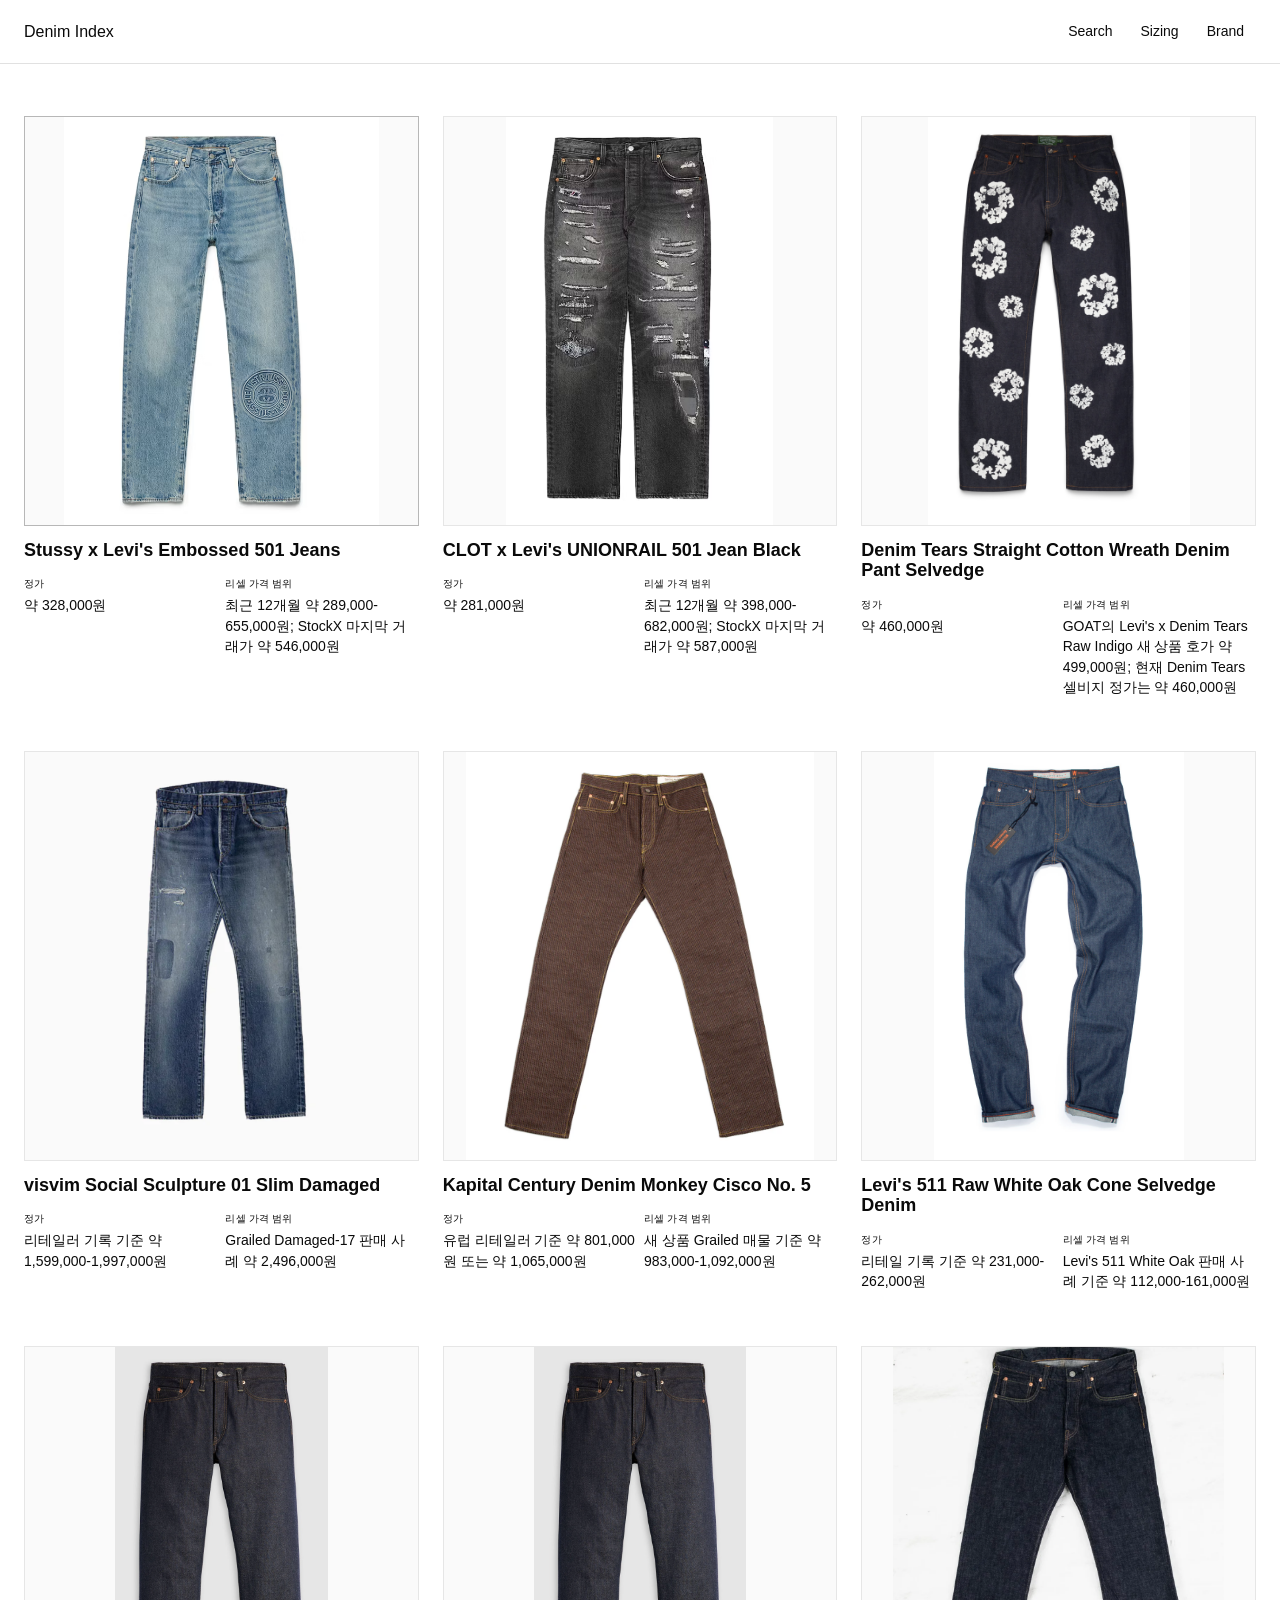
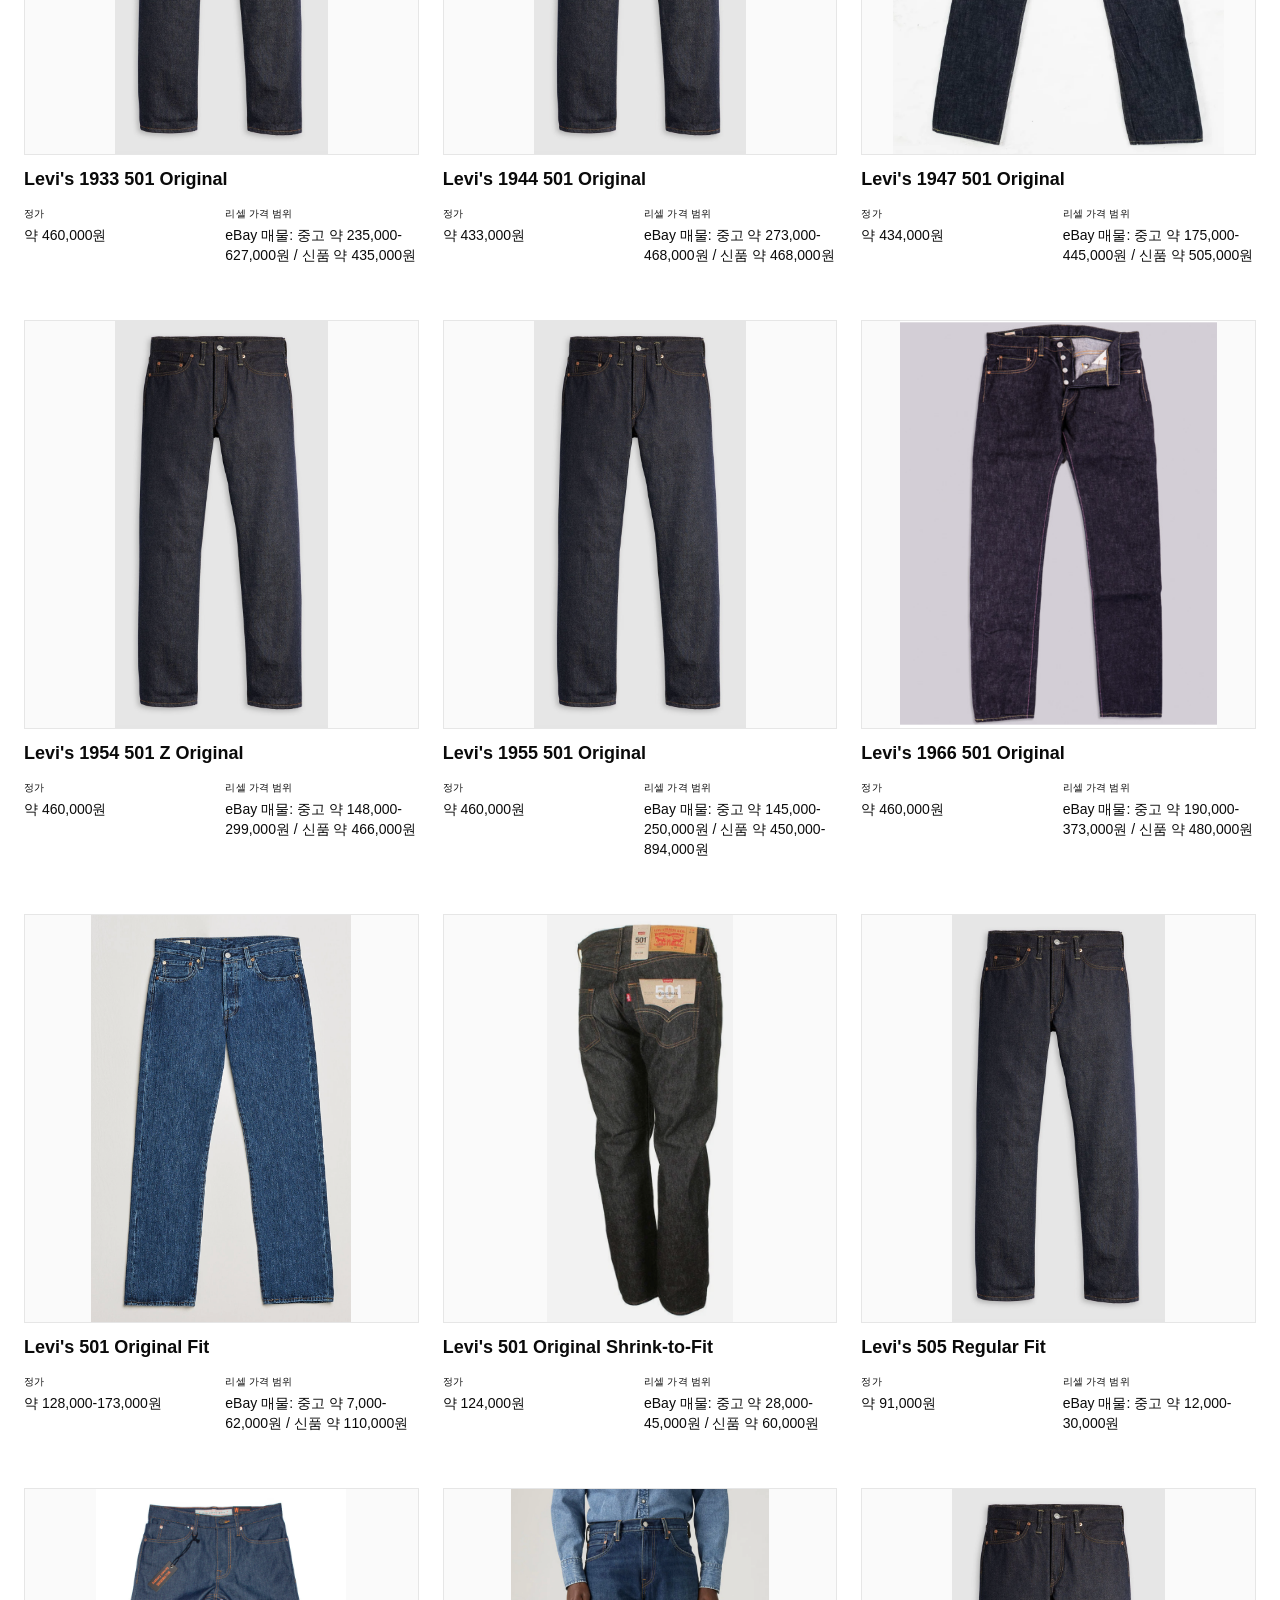
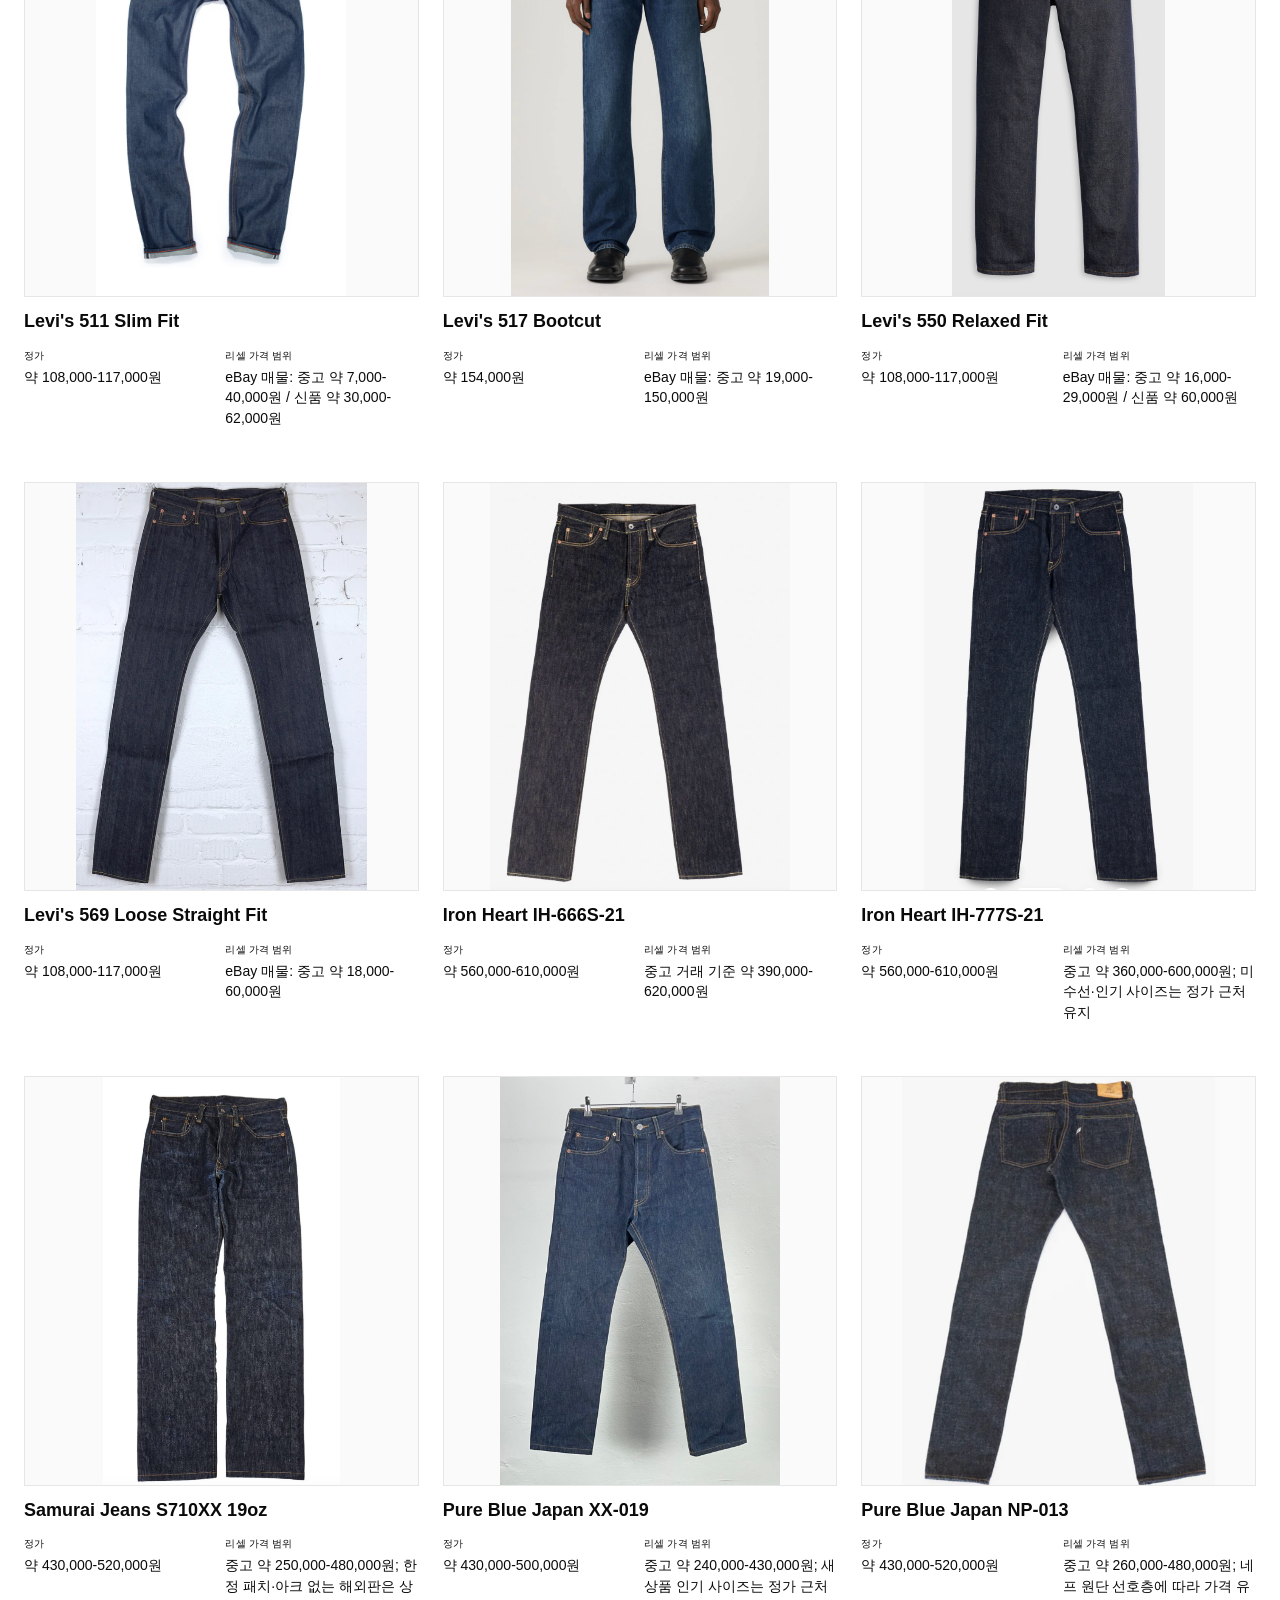
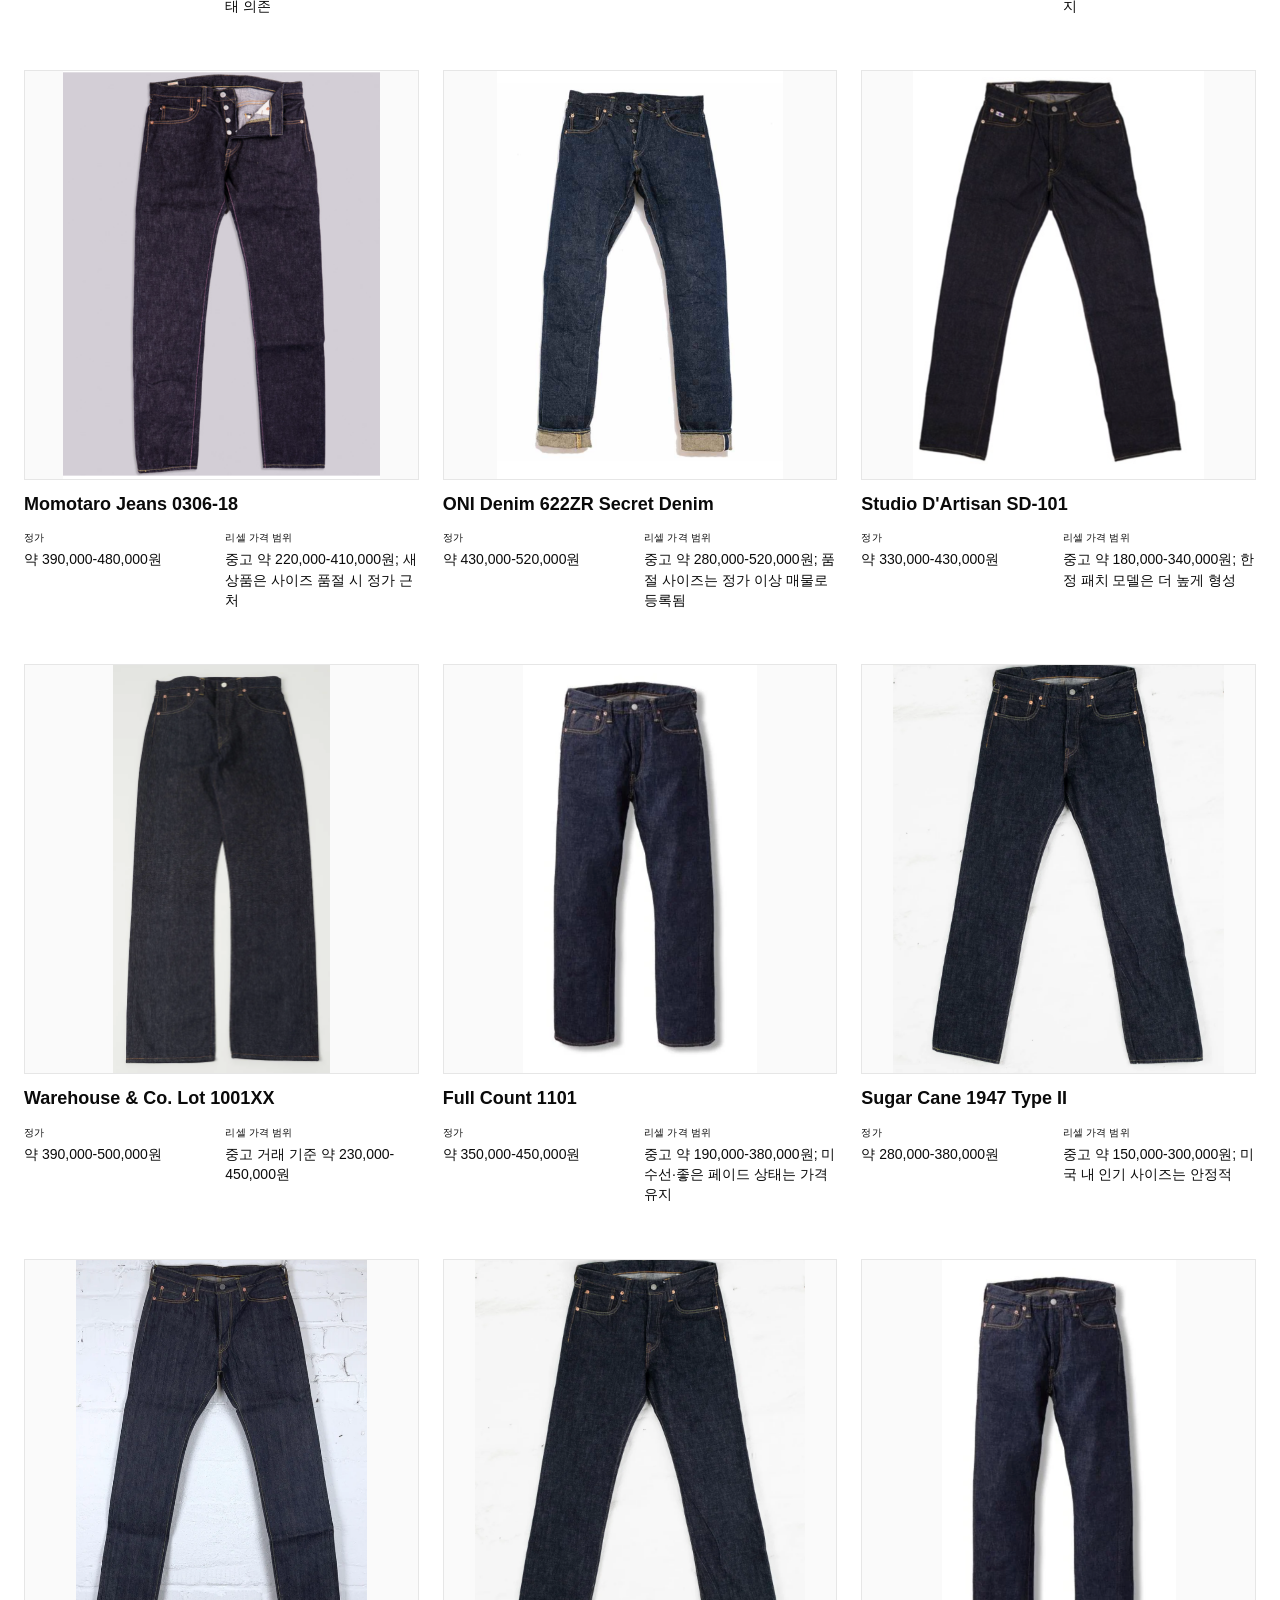
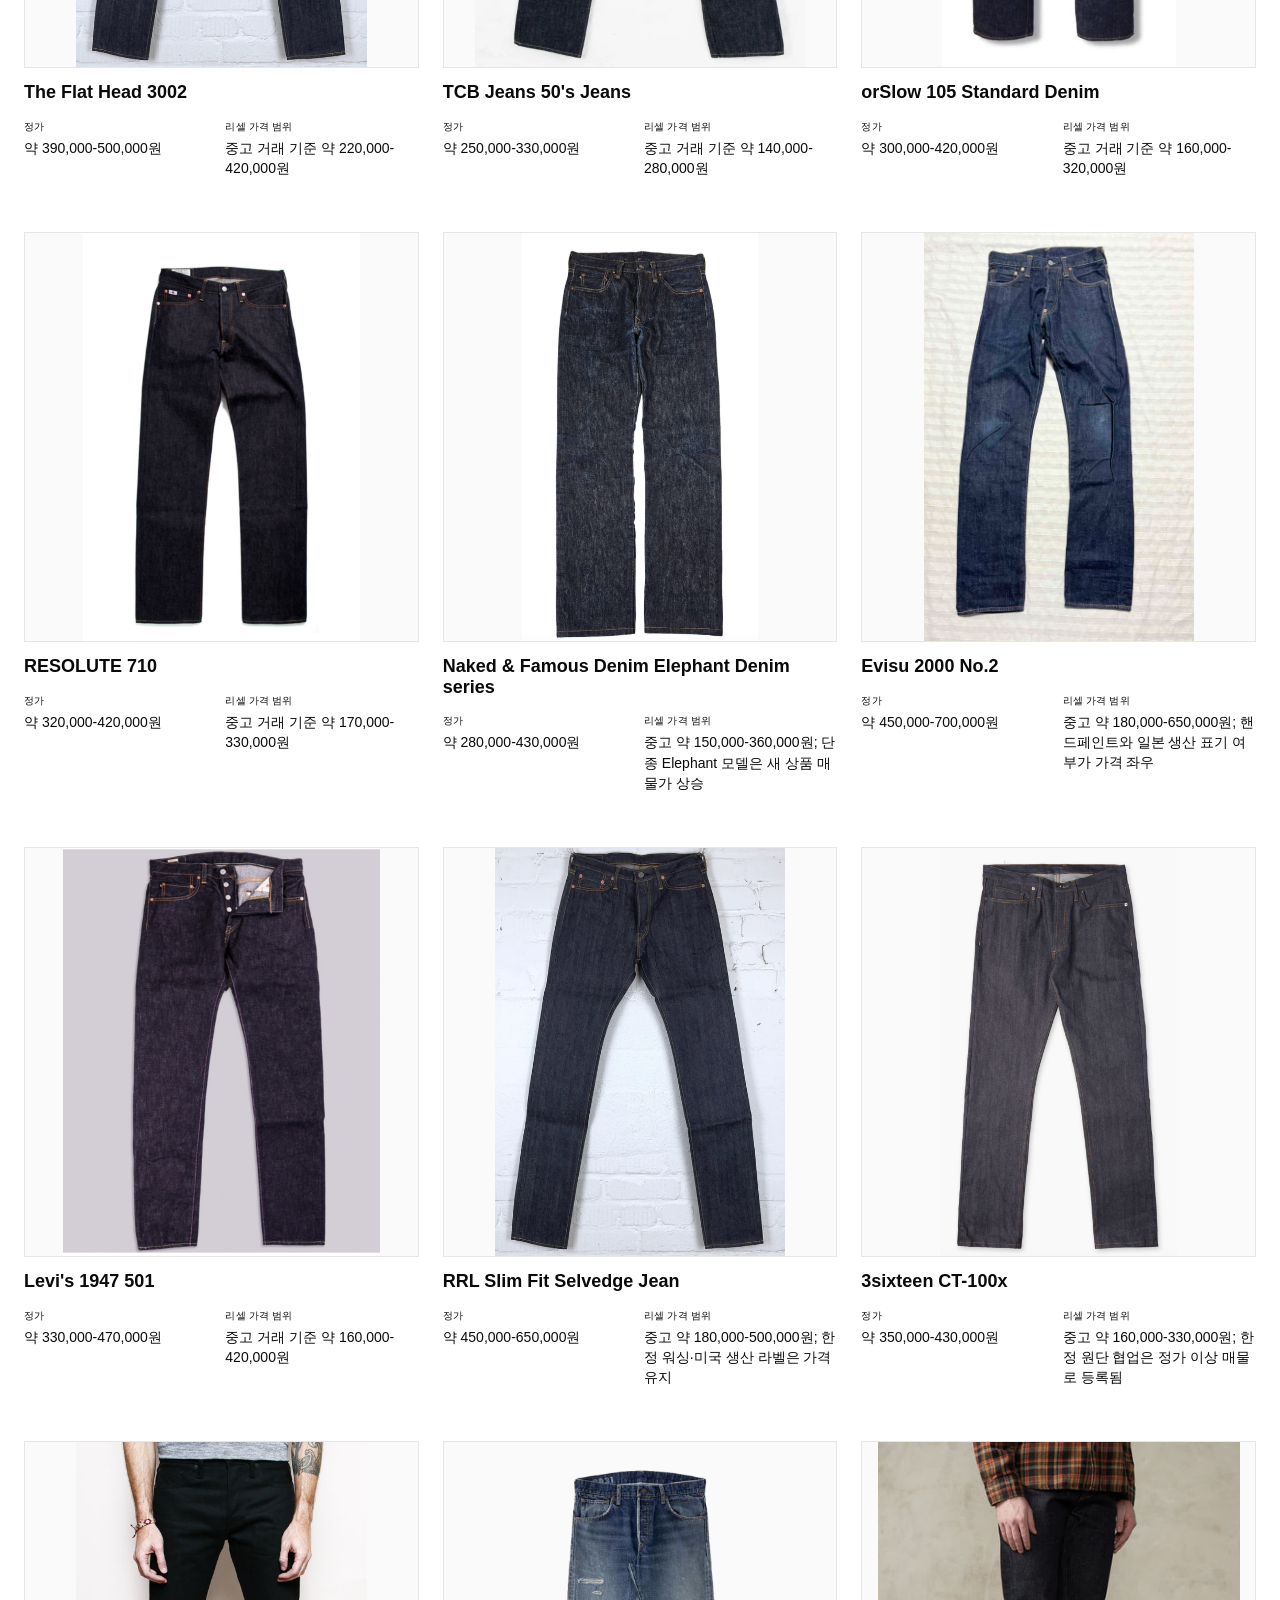
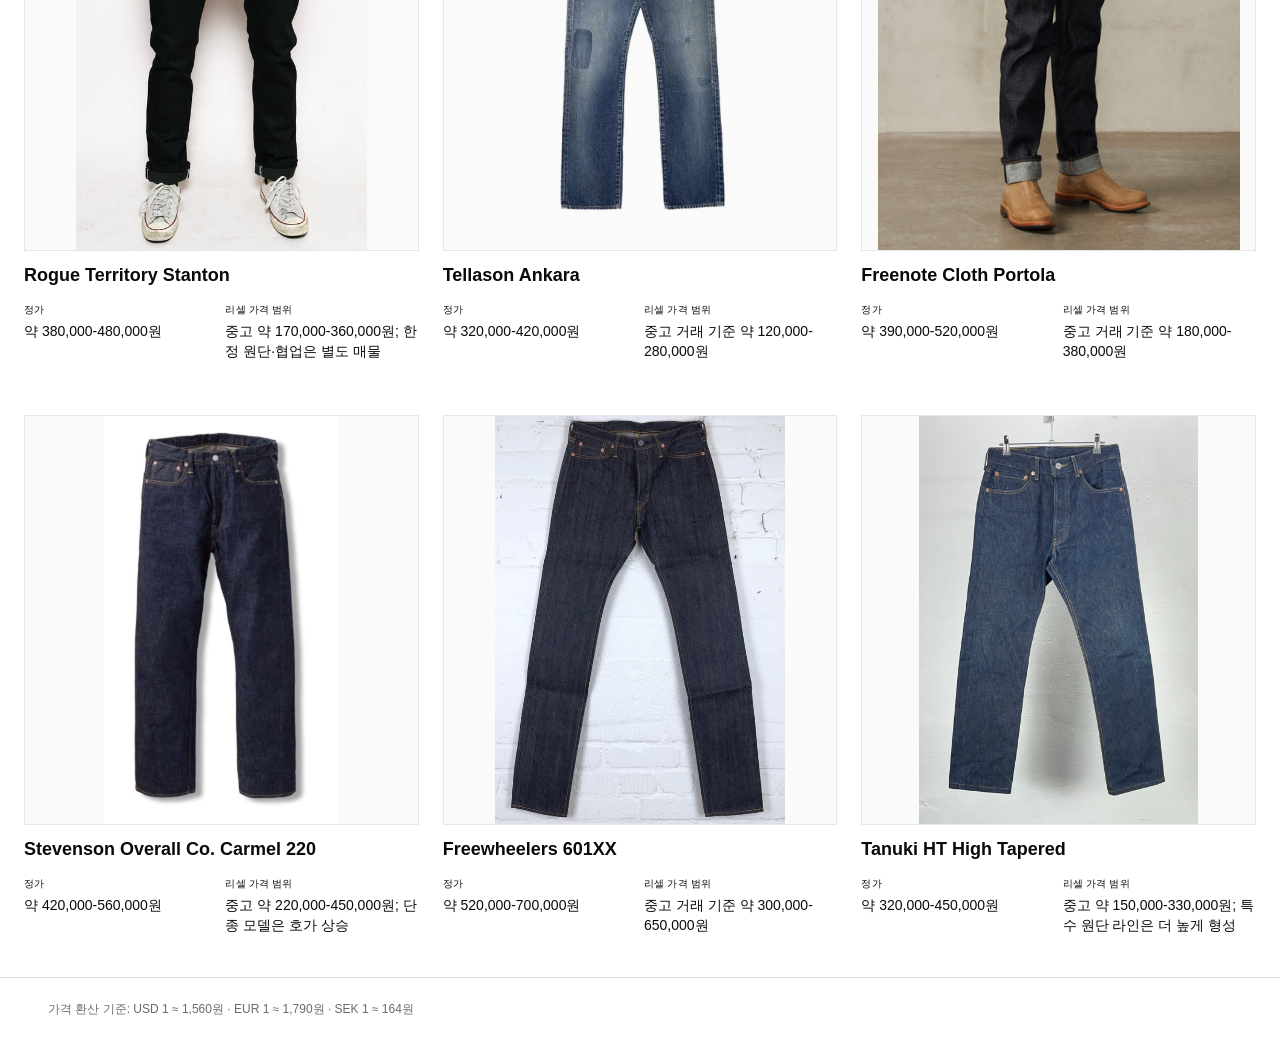
<file: index.html>
<!doctype html>
<html lang="ko">
  <head>
    <meta charset="utf-8">
    <meta name="viewport" content="width=device-width, initial-scale=1">
    <title>데님 프리미엄 인덱스</title>
    <meta name="description" content="일부 청바지가 정가보다 높은 리셀 가격을 형성하는 이유를 분석하는 정적 아카이브입니다.">
    <link rel="stylesheet" href="styles.css">
  </head>
  <body>
      <header class="site-header">
        <a class="brand" href="index.html#index" aria-label="Denim Index 홈">
          <span>Denim Index</span>
        </a>
        <button class="nav-toggle" type="button" aria-label="내비게이션 열기" aria-expanded="false">메뉴</button>
        <nav class="site-nav" aria-label="주요 메뉴">
          <button id="searchToggle" class="nav-search-toggle" type="button" aria-expanded="false" aria-controls="searchOverlay">Search</button>
          <button id="sizingToggle" class="nav-search-toggle" type="button" aria-expanded="false" aria-controls="sizingOverlay">Sizing</button>
          <button id="brandToggle" class="nav-search-toggle" type="button" aria-expanded="false" aria-controls="brandOverlay">Brand</button>
        </nav>
        <section id="searchOverlay" class="search-overlay" aria-label="제품 검색" hidden>
          <div class="search-overlay-head">
            <strong>SEARCH DENIMS</strong>
            <button id="searchClose" type="button">[ Close ]</button>
          </div>
          <label class="search-overlay-field" for="denimSearchInput">
            <span class="visually-hidden">제품 검색어</span>
            <input id="denimSearchInput" type="search" placeholder="Type to search denims" autocomplete="off">
          </label>
          <label class="search-photo-trigger" for="denimSearchPhoto">
            <input id="denimSearchPhoto" type="file" accept="image/*">
            <span>Search by Photo</span>
          </label>
          <div id="searchPhotoPreview" class="search-photo-preview" hidden>
            <img id="searchPreviewImage" alt="검색할 데님 사진 미리보기">
            <div>
              <strong id="searchPhotoName"></strong>
              <button id="clearSearchPhoto" type="button">사진 지우기</button>
            </div>
          </div>
          <button id="viewAllSearch" class="search-view-all" type="button">View All</button>
          <p id="searchStatus" class="search-status" aria-live="polite"></p>
          <div id="searchResults" class="search-results"></div>
        </section>
        <section id="sizingOverlay" class="search-overlay sizing-overlay" aria-label="데님 사이즈 측정 가이드" hidden>
          <div class="search-overlay-head">
            <strong>SIZING GUIDE</strong>
            <button id="sizingClose" type="button">[ Close ]</button>
          </div>
          <figure class="sizing-guide-figure">
            <img src="assets/sizing-guide.png" alt="Waist, rise, thigh, length, hem 측정 위치가 표시된 데님 사이즈 가이드">
          </figure>
        </section>
        <section id="brandOverlay" class="search-overlay brand-overlay" aria-label="브랜드 목록" hidden>
          <div class="search-overlay-head">
            <strong>BRANDS</strong>
            <button id="brandClose" type="button">[ Close ]</button>
          </div>
          <nav id="brandAlphabet" class="alphabet-nav" aria-label="브랜드 알파벳 인덱스"></nav>
          <div id="brandDirectory" class="brand-directory"></div>
        </section>
      </header>

    <main>
      <section id="index" class="page">
        <div id="productGrid" class="product-grid"></div>
      </section>
    </main>

    <footer class="site-footer">
      <p>가격 환산 기준: USD 1 ≈ 1,560원 · EUR 1 ≈ 1,790원 · SEK 1 ≈ 164원</p>
    </footer>

    <script src="script.js?v=20260615-14"></script>
  </body>
</html>
</file>
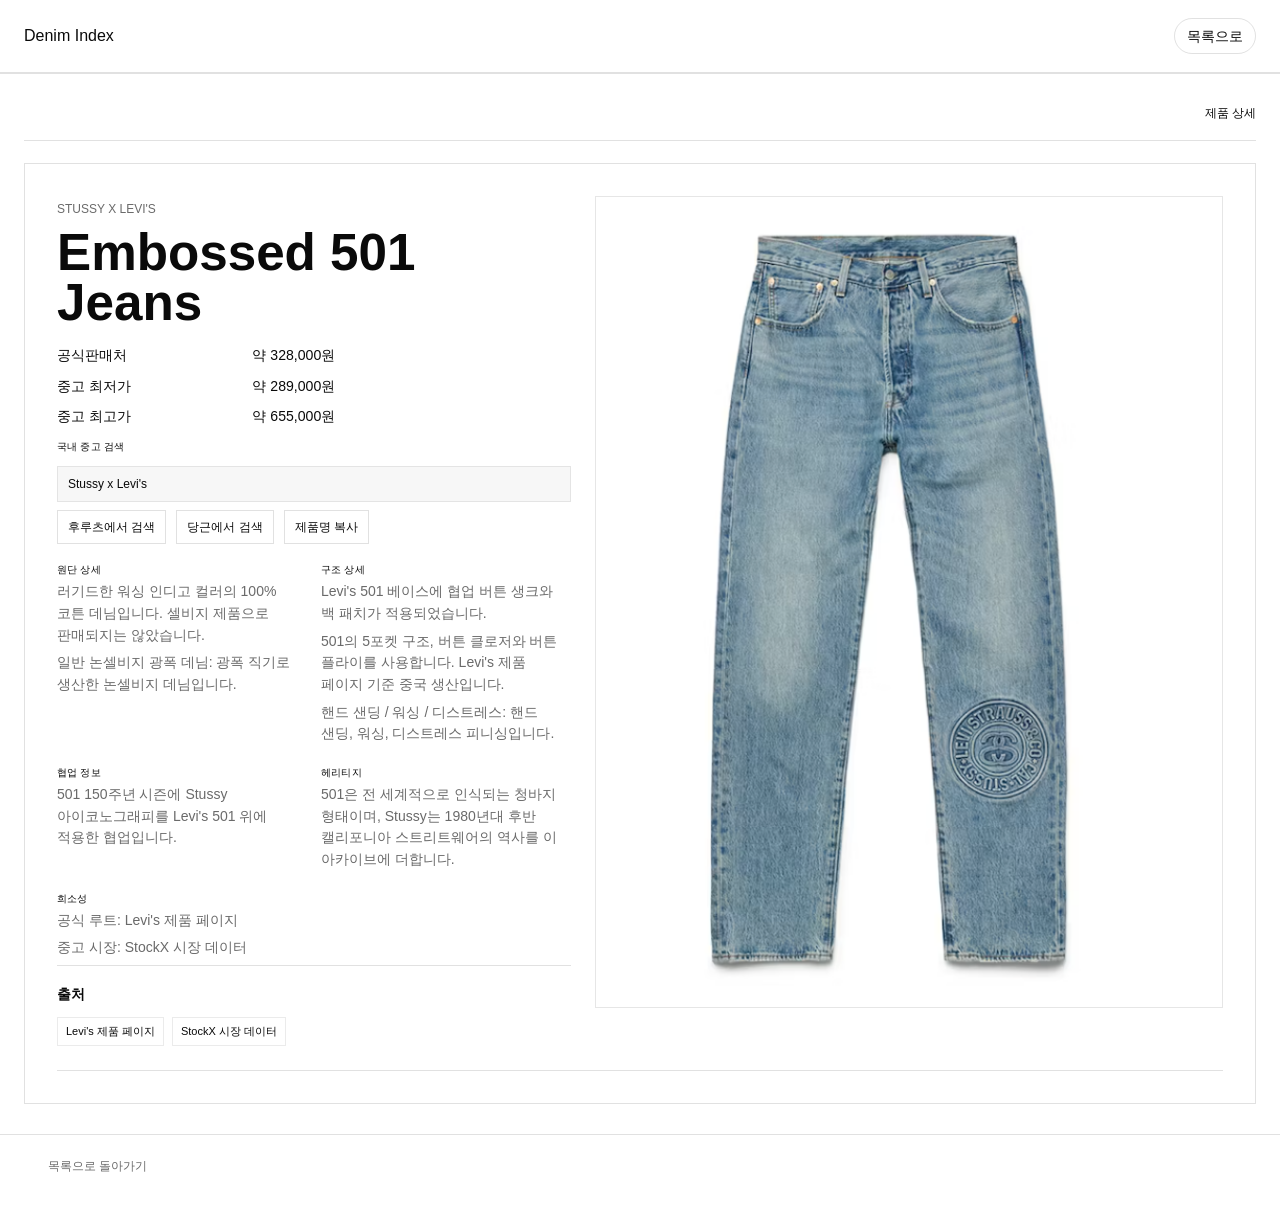
<file: product.html>
<!doctype html>
<html lang="ko">
  <head>
    <meta charset="utf-8">
    <meta name="viewport" content="width=device-width, initial-scale=1">
    <title>데님 프리미엄 인덱스 - 제품 상세</title>
    <meta name="description" content="선택한 데님 제품의 원단, 공정, 희소성, 출처를 확인하는 상세 페이지입니다.">
    <link rel="stylesheet" href="styles.css">
  </head>
  <body data-page="product">
    <header class="site-header">
      <a class="brand" href="index.html" aria-label="데님 인덱스 홈">
        <span>Denim Index</span>
      </a>
      <a class="detail-back" href="index.html">목록으로</a>
    </header>

    <main>
      <section class="page detail-page product-page">
        <div class="page-head">
          <p class="kicker">제품 상세</p>
        </div>
        <div id="productDetail" class="detail-slot"></div>
      </section>
    </main>

    <footer class="site-footer">
      <p><a href="index.html">목록으로 돌아가기</a></p>
    </footer>

    <script src="script.js?v=20260615-14"></script>
  </body>
</html>
</file>
<file: styles.css>
:root {
  --paper: #ffffff;
  --paper-2: #f5f5f5;
  --ink: #0b0b0a;
  --muted: #625e55;
  --indigo: #111d3a;
  --indigo-2: #223b71;
  --line: rgba(11, 11, 10, 0.18);
  --card: #ffffff;
}

* {
  box-sizing: border-box;
}

html {
  scroll-behavior: smooth;
  background: #ffffff;
}

body {
  margin: 0;
  color: var(--ink);
  background: var(--paper);
  font-family: Helvetica, "KoPub Batang", "KoPubBatang";
  line-height: 1.5;
  overflow-x: hidden;
}

button,
input,
select,
textarea {
  font: inherit;
}

a {
  color: inherit;
  text-decoration: none;
}

.site-header {
  position: sticky;
  top: 0;
  z-index: 20;
  display: flex;
  align-items: center;
  justify-content: space-between;
  min-height: 72px;
  padding: 14px clamp(18px, 4vw, 48px);
  border-bottom: 1px solid var(--line);
  background: rgba(255, 255, 255, 0.96);
  backdrop-filter: blur(14px);
}

.brand {
  display: flex;
  align-items: center;
  gap: 12px;
  min-width: 0;
}

.brand span {
  display: grid;
  place-items: center;
  width: 42px;
  height: 42px;
  border: 1px solid var(--ink);
  background: var(--indigo);
  color: var(--paper);
  font-weight: 500;
  letter-spacing: 0;
}

.brand small,
.kicker,
.site-nav,
.nav-toggle,
.filter,
.meta-label,
.tag,
.site-footer {
  font-family: Helvetica, "KoPub Batang", "KoPubBatang";
}

.brand small {
  font-weight: 500;
  text-transform: uppercase;
  font-size: 12px;
}

.site-nav {
  display: flex;
  gap: 4px;
  align-items: center;
}

.site-nav a,
.site-nav .nav-search-toggle,
.nav-toggle,
.filter {
  border: 1px solid transparent;
  background: transparent;
  padding: 9px 10px;
  color: var(--ink);
  cursor: pointer;
  font-size: 13px;
}

.site-nav .nav-search-toggle {
  border: 0;
  background: transparent;
  padding: 9px 10px;
  color: var(--ink);
  cursor: pointer;
  font-size: 13px;
}

.site-nav a.active,
.site-nav a:hover,
.filter.active,
.filter:hover {
  border-color: var(--ink);
  background: var(--ink);
  color: var(--paper);
}

.nav-toggle {
  display: none;
  border-color: var(--line);
}

main {
  min-height: 72vh;
}

.page {
  display: block;
  padding: clamp(28px, 5vw, 72px) clamp(18px, 4vw, 48px);
  overflow: hidden;
  scroll-margin-top: 96px;
}

.hero-page {
  position: relative;
  min-height: 76vh;
  padding: 0;
  overflow: hidden;
}

.hero-media {
  position: absolute;
  inset: 0;
  background:
    linear-gradient(90deg, rgba(11, 11, 10, 0.2), rgba(11, 11, 10, 0.56)),
    url("assets/denim-archive-texture.png") center / cover no-repeat;
}

.hero-copy {
  position: relative;
  z-index: 1;
  display: flex;
  flex-direction: column;
  justify-content: center;
  width: min(850px, 100%);
  min-height: 76vh;
  padding: clamp(40px, 8vw, 110px) clamp(18px, 6vw, 80px);
  color: var(--paper);
}

.hero-copy h1 {
  max-width: 820px;
  margin: 0 0 20px;
  font-size: clamp(42px, 7vw, 92px);
  line-height: 0.95;
  letter-spacing: 0;
}

.hero-copy p {
  max-width: 620px;
  margin: 0;
  font-size: clamp(16px, 2vw, 21px);
}

.kicker {
  margin: 0 0 12px;
  text-transform: uppercase;
  letter-spacing: 0;
  font-size: 12px;
  font-weight: 500;
}

.hero-strip {
  position: relative;
  z-index: 2;
  display: grid;
  grid-template-columns: repeat(3, 1fr);
  border-top: 1px solid rgba(243, 239, 228, 0.38);
  background: rgba(8, 10, 14, 0.72);
  color: var(--paper);
}

.hero-strip article {
  min-height: 118px;
  padding: 20px clamp(18px, 3vw, 34px);
  border-right: 1px solid rgba(243, 239, 228, 0.28);
}

.hero-strip span,
.hero-strip small {
  display: block;
  color: rgba(243, 239, 228, 0.76);
}

.hero-strip strong {
  display: block;
  margin: 4px 0;
  font-size: 26px;
}

.page-head {
  display: grid;
  grid-template-columns: minmax(0, 0.9fr) minmax(280px, 1.2fr);
  gap: clamp(18px, 4vw, 52px);
  align-items: end;
  padding-bottom: 26px;
  border-bottom: 1px solid var(--line);
}

.page-head .kicker {
  grid-column: 1 / -1;
  margin: 0;
  color: var(--indigo-2);
}

h2 {
  margin: 0;
  font-size: clamp(34px, 5vw, 68px);
  line-height: 1;
  letter-spacing: 0;
}

h3,
p {
  margin-top: 0;
}

h1,
h2,
h3,
p,
small {
  overflow-wrap: break-word;
  word-break: keep-all;
}

strong,
.tag,
.meta,
.price-grid,
.source-list a {
  overflow-wrap: anywhere;
}

.page-head p:not(.kicker) {
  margin: 0;
  color: var(--muted);
  font-size: 17px;
}

.toolbar {
  display: flex;
  flex-wrap: wrap;
  gap: 8px;
  margin: 24px 0;
}

.filter {
  border-color: var(--line);
}

.product-grid {
  display: grid;
  grid-template-columns: repeat(2, minmax(0, 1fr));
  gap: 18px;
  max-width: 100%;
  min-width: 0;
}

.product-card,
.tier-card,
.brand-card,
.detail-card,
.record-list,
.anatomy-grid article {
  border: 1px solid var(--line);
  background: var(--card);
}

.product-card {
  display: flex;
  flex-direction: column;
  min-width: 0;
  max-width: 100%;
  padding: 18px;
}

.product-photo {
  position: relative;
  margin: 0 0 18px;
  display: flex;
  align-items: center;
  justify-content: center;
  height: clamp(360px, 42vw, 620px);
  overflow: hidden;
  max-width: 100%;
  border: 1px solid var(--line);
  background: #fff;
}

.product-photo img {
  width: auto;
  max-width: 100%;
  height: 100%;
  object-fit: contain;
  display: block;
}

.product-photo figcaption {
  position: absolute;
  inset: auto 0 0;
  display: grid;
  gap: 3px;
  padding: 14px;
  background: linear-gradient(180deg, rgba(11, 11, 10, 0), rgba(11, 11, 10, 0.82));
  color: var(--paper);
}

.product-photo figcaption span {
  font-size: 12px;
  font-weight: 500;
  text-transform: uppercase;
}

.product-photo figcaption strong {
  font-size: 22px;
  line-height: 1.05;
}

.card-top {
  display: flex;
  align-items: flex-start;
  justify-content: space-between;
  gap: 12px;
  margin-bottom: 18px;
}

.card-title h3 {
  margin: 0 0 4px;
  font-size: 23px;
  line-height: 1.08;
  max-width: 100%;
}

.card-title p,
.meta p,
.detail-card p,
.tier-card p,
.brand-card p,
.anatomy-grid p {
  color: var(--muted);
}

.tag-row {
  display: flex;
  flex-wrap: wrap;
  gap: 6px;
}

.tag {
  display: inline-flex;
  align-items: center;
  min-height: 28px;
  padding: 4px 8px;
  border: 1px solid var(--line);
  background: var(--paper);
  color: var(--ink);
  font-size: 12px;
  font-weight: 500;
}

.price-grid,
.meta-grid {
  display: grid;
  grid-template-columns: repeat(2, minmax(0, 1fr));
  gap: 8px;
  margin: 16px 0;
}

.price-grid div,
.meta {
  padding: 10px;
  border: 1px solid var(--line);
  background: rgba(243, 239, 228, 0.55);
}

.meta-label {
  display: block;
  margin-bottom: 4px;
  color: var(--indigo-2);
  font-size: 11px;
  font-weight: 500;
  text-transform: uppercase;
}

.price-grid strong {
  display: block;
  font-size: 15px;
  line-height: 1.45;
  font-weight: 400;
}

.product-card .summary {
  margin-bottom: 18px;
}

.card-action {
  margin-top: auto;
  border: 1px solid var(--ink);
  background: var(--ink);
  color: var(--paper);
  padding: 12px;
  cursor: pointer;
}

.source-row {
  display: flex;
  flex-wrap: wrap;
  gap: 8px;
  margin-top: 16px;
}

.source-row a {
  display: inline-flex;
  align-items: center;
  min-height: 32px;
  padding: 6px 9px;
  border: 1px solid var(--line);
  background: var(--paper);
  font-size: 12px;
  text-decoration: underline;
  text-underline-offset: 3px;
}

.detail-layout {
  display: grid;
  grid-template-columns: 280px minmax(0, 1fr);
  gap: 16px;
  margin-top: 24px;
}

.record-list {
  padding: 10px;
}

.record-list button {
  width: 100%;
  margin-bottom: 8px;
  border: 1px solid var(--line);
  background: transparent;
  padding: 10px;
  text-align: left;
  cursor: pointer;
}

.record-list button.active,
.record-list button:hover {
  background: var(--indigo);
  color: var(--paper);
}

.detail-card {
  padding: clamp(18px, 3vw, 32px);
}

.detail-hero {
  display: grid;
  grid-template-columns: minmax(0, 1fr) auto;
  gap: 16px;
  align-items: start;
  padding-bottom: 20px;
  border-bottom: 1px solid var(--line);
}

.detail-hero h3 {
  margin: 0 0 8px;
  font-size: clamp(28px, 4vw, 52px);
  line-height: 1;
}

.product-grid-heading {
  grid-column: 1 / -1;
  display: flex;
  align-items: end;
  justify-content: space-between;
  gap: 20px;
  padding-bottom: 18px;
  border-bottom: 1px solid rgba(10, 10, 10, 0.12);
}

.product-grid-heading h2 {
  margin: 0;
  font-size: clamp(30px, 4vw, 54px);
}

.product-grid-heading a {
  font-size: 13px;
  font-weight: 600;
  text-decoration: underline;
  text-underline-offset: 3px;
}

.detail-section {
  padding: 18px 0;
  border-bottom: 1px solid var(--line);
}

.detail-section:last-child {
  border-bottom: 0;
}

.source-list {
  display: grid;
  gap: 8px;
  padding-left: 18px;
}

.source-list a {
  text-decoration: underline;
  text-underline-offset: 3px;
}

.tier-grid,
.brand-grid,
.anatomy-grid {
  display: grid;
  grid-template-columns: repeat(3, minmax(0, 1fr));
  gap: 14px;
  margin-top: 24px;
}

.alphabet-nav {
  display: grid;
  gap: 14px;
  margin-top: 24px;
}

.alphabet-grid {
  display: grid;
  grid-template-columns: repeat(4, minmax(0, 1fr));
  gap: 14px 18px;
}

.alphabet-nav button {
  border: 0;
  padding: 0;
  background: transparent;
  color: var(--ink);
  text-align: left;
  font-size: 24px;
  line-height: 1;
  cursor: pointer;
}

.alphabet-nav button.active {
  font-weight: 500;
  text-decoration: underline;
  text-underline-offset: 5px;
}

.brand-directory {
  display: grid;
  gap: 18px;
  margin-top: 18px;
}

.brand-list-head {
  display: flex;
  align-items: baseline;
  justify-content: space-between;
  gap: 12px;
  margin-bottom: 14px;
}

.brand-list-head p {
  margin: 0;
  color: var(--muted);
}

.brand-list {
  display: grid;
  gap: 4px;
  border-top: 1px solid var(--line);
  padding-top: 14px;
}

.brand-list-item {
  display: flex;
  align-items: baseline;
  justify-content: space-between;
  gap: 16px;
  padding: 4px 0;
  border-bottom: 1px solid rgba(11, 11, 10, 0.08);
  font-size: 18px;
}

.brand-list-item small {
  color: var(--muted);
}

.brand-card--index {
  min-height: 100%;
}

.tier-card,
.brand-card,
.anatomy-grid article {
  padding: 18px;
}

.tier-card strong,
.anatomy-grid span {
  display: inline-flex;
  margin-bottom: 18px;
  padding: 5px 8px;
  background: var(--indigo);
  color: var(--paper);
}

.tier-card h3,
.brand-card h3,
.anatomy-grid h3 {
  margin: 0 0 10px;
  font-size: 24px;
  line-height: 1.1;
}

.site-footer {
  display: flex;
  justify-content: space-between;
  gap: 16px;
  padding: 22px clamp(18px, 4vw, 48px);
  border-top: 1px solid var(--line);
  color: var(--muted);
  font-size: 12px;
}

code {
  font-family: Helvetica, "KoPub Batang", "KoPubBatang";
}

@media (max-width: 1020px) {
  .site-header {
    align-items: flex-start;
  }

  .nav-toggle {
    display: inline-flex;
  }

  .site-nav {
    position: absolute;
    top: 72px;
    right: 18px;
    left: 18px;
    display: none;
    flex-direction: column;
    align-items: stretch;
    padding: 10px;
    border: 1px solid var(--line);
    background: var(--paper);
  }

  .site-nav.open {
    display: flex;
  }

  .site-nav a {
    width: 100%;
  }

  .product-grid,
  .tier-grid,
  .brand-grid,
  .anatomy-grid {
    grid-template-columns: repeat(2, minmax(0, 1fr));
  }

  .alphabet-grid {
    grid-template-columns: repeat(3, minmax(0, 1fr));
  }

  .brand-list-item {
    font-size: 16px;
  }
}

@media (max-width: 720px) {
  .page {
    padding: 28px 20px;
  }

  .product-grid {
    grid-template-columns: minmax(0, min(100%, 350px));
    justify-content: start;
  }

  .product-card {
    width: min(100%, 350px);
  }

  .product-photo {
    height: 430px;
  }

  .price-grid strong {
    word-break: break-all;
    overflow-wrap: anywhere;
  }

  .brand small {
    display: none;
  }

  .hero-copy {
    width: min(100%, 350px);
    min-height: 56vh;
    padding: 40px 20px;
  }

  .hero-page {
    min-height: 56vh;
  }

  .hero-copy h1 {
    max-width: 330px;
    font-size: clamp(34px, 10vw, 48px);
    line-height: 1;
  }

  .hero-copy p {
    max-width: 320px;
    font-size: 15px;
  }

  .hero-strip,
  .page-head,
  .detail-layout,
  .detail-hero,
  .product-grid,
  .tier-grid,
  .brand-grid,
  .anatomy-grid {
    grid-template-columns: 1fr;
  }

  .hero-strip article {
    min-height: auto;
    border-right: 0;
    border-bottom: 1px solid rgba(243, 239, 228, 0.28);
  }

  .product-card {
    min-height: auto;
  }

  .card-top {
    flex-direction: column;
  }

  .card-title,
  .tag-row {
    width: 100%;
  }

  h2 {
    max-width: 330px;
    font-size: clamp(30px, 9vw, 36px);
    word-break: normal;
  }

  .price-grid,
  .meta-grid {
    grid-template-columns: 1fr;
  }

  .alphabet-grid {
    grid-template-columns: repeat(4, minmax(0, 1fr));
    gap: 12px 14px;
  }

  .alphabet-nav button {
    font-size: 20px;
  }

  .site-footer {
    flex-direction: column;
  }
}

/* Vercel-style redesign overrides */
:root {
  --paper: #ffffff;
  --paper-2: #f5f5f5;
  --ink: #0a0a0a;
  --muted: #6a6a6a;
  --indigo: #0a0a0a;
  --indigo-2: #111111;
  --line: rgba(10, 10, 10, 0.12);
  --card: #ffffff;
}

body {
  background: #ffffff;
  color: #0a0a0a;
}

.site-header {
  padding: 18px 24px;
  min-height: 64px;
  border-bottom: 1px solid rgba(10, 10, 10, 0.12);
  background: rgba(255, 255, 255, 0.96);
  backdrop-filter: blur(10px);
}

.brand span {
  display: inline-flex;
  align-items: center;
  min-height: 0;
  width: auto;
  height: auto;
  border: 0;
  background: transparent;
  color: var(--ink);
  font-size: 16px;
  font-weight: 500;
  line-height: 1;
}

.detail-back {
  display: inline-flex;
  align-items: center;
  min-height: 36px;
  padding: 0 12px;
  border: 1px solid rgba(10, 10, 10, 0.12);
  border-radius: 999px;
  color: var(--ink);
  font-size: 14px;
  font-weight: 500;
}

.detail-back:hover {
  background: #f5f5f5;
}

.brand small {
  display: none;
}

.site-nav a,
.site-nav .nav-search-toggle,
.nav-toggle {
  border: 0;
  background: transparent;
  padding: 0 12px;
  font-size: 14px;
  font-weight: 500;
}

.site-nav .nav-search-toggle {
  padding: 0 12px;
  font-size: 14px;
}

.site-nav a:hover,
.site-nav a.active {
  background: transparent;
  color: var(--ink);
  text-decoration: underline;
  text-underline-offset: 4px;
}

.hero-page {
  min-height: auto;
  padding: 54px 24px 22px;
  border-bottom: 1px solid rgba(10, 10, 10, 0.12);
}

.hero-media,
.hero-strip {
  display: none;
}

.hero-copy {
  min-height: 0;
  width: 100%;
  padding: 0;
  color: var(--ink);
}

.hero-head {
  display: flex;
  align-items: flex-end;
  justify-content: space-between;
  gap: 24px;
}

.hero-copy h1 {
  max-width: 1100px;
  margin: 0;
  font-size: clamp(44px, 5vw, 86px);
  line-height: 0.96;
  font-weight: 700;
}

.hero-copy p {
  max-width: 360px;
  margin: 0;
  font-size: 15px;
  color: var(--muted);
  text-align: right;
}

.page {
  padding: 30px 24px;
}

.page-head {
  display: flex;
  flex-direction: column;
  gap: 10px;
  padding-bottom: 18px;
  border-bottom: 1px solid rgba(10, 10, 10, 0.12);
}

.page-head .kicker {
  margin: 0;
  color: var(--ink);
}

.page-head p:not(.kicker) {
  max-width: 720px;
  font-size: 14px;
  color: var(--muted);
}

.product-grid {
  grid-template-columns: repeat(3, minmax(0, 1fr));
  gap: 42px 24px;
  margin-top: 22px;
}

.product-card {
  padding: 0;
  border: 0;
  background: transparent;
}

.product-photo {
  height: clamp(320px, 32vw, 460px);
  margin-bottom: 14px;
  border: 1px solid rgba(10, 10, 10, 0.08);
  background: #fafafa;
}

.product-photo img {
  width: 100%;
  height: 100%;
  object-fit: contain;
}

.product-photo figcaption {
  display: none;
}

.card-top {
  margin-bottom: 10px;
}

.card-title h3 {
  margin: 0 0 4px;
  font-size: 18px;
  line-height: 1.15;
  font-weight: 600;
}

.card-title p {
  margin: 0;
  font-size: 13px;
  color: var(--muted);
}

.price-grid {
  margin: 12px 0;
}

.price-grid div {
  padding: 0;
  border: 0;
  background: transparent;
}

.price-grid strong {
  font-size: 14px;
  font-weight: 400;
  color: var(--ink);
}

.meta-grid {
  grid-template-columns: 1fr;
  gap: 10px;
  margin: 10px 0 0;
}

.meta {
  padding: 0;
  border: 0;
  background: transparent;
}

.meta-label {
  margin-bottom: 4px;
  color: var(--ink);
  font-size: 10px;
  letter-spacing: 0.02em;
}

.meta p {
  margin-bottom: 6px;
  font-size: 13px;
  line-height: 1.5;
  color: var(--muted);
}

.source-row {
  margin-top: 12px;
}

.source-row a {
  min-height: 28px;
  padding: 5px 8px;
  border: 1px solid rgba(10, 10, 10, 0.08);
  background: #ffffff;
  font-size: 11px;
  text-decoration: none;
}

.alphabet-nav {
  gap: 14px;
  margin-top: 20px;
}

.alphabet-grid {
  grid-template-columns: repeat(8, minmax(0, 1fr));
  gap: 12px 18px;
  max-width: 1080px;
}

.alphabet-nav button {
  font-size: 20px;
  font-weight: 500;
}

.brand-list-head {
  margin: 24px 0 10px;
}

.brand-list {
  padding-top: 10px;
  border-top: 1px solid rgba(10, 10, 10, 0.12);
}

.brand-directory {
  overflow-anchor: none;
}

.brand-list-item {
  padding: 10px 0;
  border-bottom: 1px solid rgba(10, 10, 10, 0.08);
  font-size: 17px;
}

.brand-overlay .alphabet-nav {
  margin-top: 0;
}

.brand-overlay .alphabet-grid {
  grid-template-columns: repeat(4, minmax(0, 1fr));
  gap: 10px 14px;
}

.brand-overlay .alphabet-nav button {
  font-size: 16px;
}

.brand-overlay .brand-list-head {
  margin-top: 18px;
}

.brand-overlay .brand-list-item {
  font-size: 14px;
}

.product-card {
  display: block;
}

.product-photo-link,
.product-title-link {
  display: block;
}

.product-photo-link:focus-visible,
.product-title-link:focus-visible,
.brand-list-item:focus-visible,
.site-nav a:focus-visible,
.site-nav .nav-search-toggle:focus-visible,
.nav-toggle:focus-visible,
.alphabet-nav button:focus-visible {
  outline: 2px solid var(--ink);
  outline-offset: 3px;
}

.product-card.is-selected .product-photo {
  border-color: rgba(10, 10, 10, 0.28);
}

.product-title-link h3 {
  color: var(--ink);
}

.detail-page {
  border-top: 1px solid rgba(10, 10, 10, 0.12);
}

.detail-slot {
  margin-top: 22px;
}

.detail-card {
  display: grid;
  gap: 24px;
}

.detail-hero {
  display: grid;
  grid-template-columns: minmax(320px, 0.9fr) minmax(0, 1.1fr);
  gap: 24px;
  align-items: start;
  padding-bottom: 24px;
  border-bottom: 1px solid rgba(10, 10, 10, 0.12);
}

.detail-photo {
  grid-column: 2;
  margin: 0;
  border: 1px solid rgba(10, 10, 10, 0.08);
  background: #fafafa;
  min-height: 620px;
}

.detail-photo img {
  display: block;
  width: 100%;
  height: 100%;
  object-fit: contain;
}

.detail-copy {
  grid-column: 1;
  padding-top: 4px;
}

.detail-copy .kicker {
  margin-bottom: 10px;
}

.detail-copy h3 {
  margin: 0;
  font-size: clamp(30px, 4vw, 62px);
  line-height: 0.98;
  font-weight: 700;
}

.detail-price-grid {
  margin-top: 18px;
}

.detail-price-grid .price-link {
  display: block;
  padding: 12px;
  border: 1px solid rgba(10, 10, 10, 0.12);
  background: #fff;
  transition: border-color 160ms ease, background-color 160ms ease;
}

.detail-price-grid .price-link:hover {
  border-color: var(--ink);
  background: #f7f7f7;
}

.detail-price-grid .price-link strong {
  display: block;
  margin-bottom: 5px;
  font-size: 16px;
}

.detail-price-grid .price-link small {
  color: var(--muted);
  font-size: 11px;
  text-decoration: underline;
  text-underline-offset: 3px;
}

.detail-price-list {
  display: grid;
  gap: 12px;
  margin: 18px 0;
}

.detail-price-list a {
  display: grid;
  grid-template-columns: minmax(120px, 0.7fr) minmax(0, 1.3fr);
  gap: 24px;
  align-items: baseline;
  color: var(--ink);
}

.detail-price-list span,
.detail-price-list strong {
  font-size: clamp(13px, 1.1vw, 17px);
  line-height: 1.3;
  font-weight: 400;
}

.detail-price-list a:hover span,
.detail-price-list a:hover strong {
  text-decoration: underline;
  text-underline-offset: 5px;
}

@media (max-width: 720px) {
  .detail-price-list {
    gap: 10px;
  }

  .detail-price-list a {
    grid-template-columns: 110px minmax(0, 1fr);
    gap: 12px;
  }

  .detail-price-list span,
  .detail-price-list strong {
    font-size: 13px;
  }
}

.domestic-market-links {
  display: flex;
  flex-wrap: wrap;
  gap: 8px 10px;
  margin: -4px 0 18px;
}

.domestic-market-links .meta-label {
  width: 100%;
}

.domestic-market-links code {
  display: block;
  width: 100%;
  padding: 8px 10px;
  border: 1px solid rgba(10, 10, 10, 0.08);
  background: #f7f7f7;
  color: var(--ink);
  font-size: 12px;
}

.domestic-market-links a,
.domestic-market-links button {
  padding: 7px 10px;
  border: 1px solid rgba(10, 10, 10, 0.12);
  background: #fff;
  color: var(--ink);
  cursor: pointer;
  font-size: 12px;
}

.domestic-market-links a:hover,
.domestic-market-links button:hover {
  border-color: var(--ink);
}

.detail-grid {
  display: grid;
  grid-template-columns: repeat(2, minmax(0, 1fr));
  gap: 14px;
  margin-top: 0;
}

.detail-grid .meta {
  padding: 0;
  border: 0;
  background: transparent;
}

.detail-grid .meta p {
  margin-bottom: 6px;
  font-size: 14px;
  line-height: 1.55;
}

.detail-sources {
  padding-top: 18px;
  border-top: 1px solid rgba(10, 10, 10, 0.12);
}

.detail-sources h4 {
  margin: 0 0 12px;
  font-size: 14px;
  font-weight: 600;
}

.detail-sources .source-row {
  margin-top: 0;
}

.site-footer {
  border-top: 1px solid rgba(10, 10, 10, 0.12);
  color: var(--muted);
}

@media (max-width: 1020px) {
  .product-grid {
    grid-template-columns: repeat(2, minmax(0, 1fr));
  }

  .alphabet-grid {
    grid-template-columns: repeat(6, minmax(0, 1fr));
  }

  .detail-hero,
  .detail-grid {
    grid-template-columns: 1fr;
  }

  .detail-photo {
    grid-column: auto;
    min-height: 480px;
  }

  .detail-copy {
    grid-column: auto;
  }
}

@media (max-width: 720px) {
  .site-header {
    padding: 16px 18px;
  }

  .hero-page {
    padding: 36px 18px 18px;
  }

  .hero-head {
    flex-direction: column;
    align-items: flex-start;
    gap: 10px;
  }

  .hero-copy p {
    max-width: 760px;
    text-align: left;
  }

  .page {
    padding: 24px 18px;
  }

  .product-grid {
    grid-template-columns: 1fr;
    gap: 32px;
  }

  .product-photo {
    height: 420px;
  }

  .alphabet-grid {
    grid-template-columns: repeat(4, minmax(0, 1fr));
    gap: 10px 14px;
  }

  .alphabet-nav button {
    font-size: 18px;
  }

  .brand-list-item {
    font-size: 15px;
  }

  .detail-photo {
    min-height: 420px;
  }

  .detail-hero {
    gap: 16px;
  }

  .detail-grid {
    gap: 10px;
  }

  .site-footer {
    gap: 10px;
    flex-direction: column;
  }
}

/* Product search */
.search-page {
  border-bottom: 1px solid rgba(10, 10, 10, 0.12);
}

.search-panel {
  margin-top: 24px;
}

.search-controls {
  display: grid;
  grid-template-columns: minmax(0, 1fr) auto minmax(180px, 0.28fr);
  gap: 14px;
  align-items: end;
}

.search-field {
  display: block;
}

.search-field input {
  width: 100%;
  min-height: 52px;
  padding: 0 14px;
  border: 1px solid rgba(10, 10, 10, 0.22);
  border-radius: 0;
  background: #fff;
  color: var(--ink);
  outline: none;
}

.search-field input:focus {
  border-color: var(--ink);
  box-shadow: 0 0 0 1px var(--ink);
}

.search-divider {
  padding-bottom: 15px;
  color: var(--muted);
  font-size: 12px;
}

.search-photo-button {
  display: grid;
  place-items: center;
  min-height: 52px;
  padding: 0 16px;
  border: 1px solid var(--ink);
  background: var(--ink);
  color: #fff;
  cursor: pointer;
  font-size: 14px;
  font-weight: 500;
}

.search-photo-button input {
  position: absolute;
  width: 1px;
  height: 1px;
  opacity: 0;
  pointer-events: none;
}

.search-photo-preview {
  grid-template-columns: 72px minmax(0, 1fr);
  gap: 12px;
  align-items: center;
  margin-top: 14px;
  padding: 10px;
  border: 1px solid rgba(10, 10, 10, 0.12);
}

.search-photo-preview:not([hidden]) {
  display: grid;
}

.search-photo-preview img {
  width: 72px;
  height: 72px;
  object-fit: contain;
  background: #f5f5f5;
}

.search-photo-preview strong {
  display: block;
  margin-bottom: 5px;
  font-size: 13px;
}

.search-photo-preview button {
  padding: 0;
  border: 0;
  background: transparent;
  color: var(--muted);
  cursor: pointer;
  font-size: 12px;
  text-decoration: underline;
}

.search-status {
  margin: 14px 0 0;
  color: var(--muted);
  font-size: 13px;
}

.search-results {
  display: block;
  margin-top: 24px;
}

.search-results--photo {
  display: grid;
  gap: 12px;
  margin-top: 14px;
}

.search-result-name {
  display: block;
  padding: 10px 0;
  border-bottom: 1px solid rgba(10, 10, 10, 0.12);
  font-size: 14px;
  font-weight: 500;
}

.search-result-name:hover {
  text-decoration: underline;
  text-underline-offset: 3px;
}

.search-result-card {
  display: grid;
  grid-template-columns: minmax(96px, 0.38fr) minmax(0, 1fr);
  min-width: 0;
  border: 1px solid rgba(10, 10, 10, 0.12);
  background: #fff;
  color: var(--ink);
}

.search-result-card:hover {
  border-color: var(--ink);
}

.search-result-card.is-best-match {
  border-color: rgba(10, 10, 10, 0.5);
}

.search-result-photo {
  min-height: 156px;
  margin: 0;
  padding: 10px;
  background: #f7f7f7;
}

.search-result-photo img {
  display: block;
  width: 100%;
  height: 100%;
  object-fit: contain;
}

.search-result-copy {
  min-width: 0;
  padding: 12px;
}

.search-result-copy h3 {
  margin: 5px 0;
  font-size: 15px;
  line-height: 1.15;
}

.search-result-copy > p,
.search-result-price {
  color: var(--muted);
  font-size: 12px;
}

.search-result-price {
  display: grid;
  gap: 4px;
  margin: 10px 0 0;
}

.search-detail-link {
  display: inline-block;
  font-size: 13px;
  font-weight: 600;
  text-decoration: underline;
  text-underline-offset: 3px;
}

@media (max-width: 1020px) {
  .search-results {
    grid-template-columns: 1fr;
  }
}

@media (max-width: 720px) {
  .search-controls {
    grid-template-columns: 1fr;
  }

  .search-divider {
    padding: 0;
    text-align: center;
  }

  .search-result-card {
    grid-template-columns: 120px minmax(0, 1fr);
  }

  .search-result-photo {
    min-height: 210px;
  }

  .search-result-copy {
    padding: 14px;
  }
}

/* Header search overlay */
.visually-hidden {
  position: absolute;
  width: 1px;
  height: 1px;
  padding: 0;
  margin: -1px;
  overflow: hidden;
  clip: rect(0, 0, 0, 0);
  white-space: nowrap;
  border: 0;
}

.search-overlay {
  position: absolute;
  z-index: 30;
  top: 100%;
  right: 0;
  left: auto;
  width: 33.333%;
  min-width: 360px;
  max-height: calc(100vh - 64px);
  padding: 10px clamp(24px, 4vw, 44px) 12px;
  overflow-y: auto;
  border-bottom: 0;
  background: #fff;
  box-shadow: 0 18px 36px rgba(0, 0, 0, 0.12);
}

.search-overlay[hidden] {
  display: none;
}

.search-overlay-head {
  display: flex;
  align-items: center;
  justify-content: space-between;
  gap: 20px;
  margin-bottom: 8px;
}

.search-overlay-head strong,
.search-overlay-head button {
  font-size: 13px;
  font-weight: 600;
}

.search-overlay-head button {
  padding: 0;
  border: 0;
  background: transparent;
  color: var(--ink);
  cursor: pointer;
}

.search-overlay-field {
  display: block;
}

.search-overlay-field input {
  width: 100%;
  padding: 0 0 4px;
  border: 0;
  border-bottom: 2px solid var(--ink);
  border-radius: 0;
  outline: 0;
  background: transparent;
  color: var(--ink);
  font-size: 17px;
  font-weight: 600;
}

.search-overlay-field input::placeholder {
  color: #cfcfcf;
  opacity: 1;
}

.search-photo-trigger,
.search-view-all {
  display: inline-grid;
  place-items: center;
  min-height: 28px;
  margin-top: 7px;
  padding: 0 12px;
  border: 0;
  border-radius: 999px;
  background: #000;
  color: #fff;
  cursor: pointer;
  font-size: 12px;
}

.search-photo-trigger {
  margin-right: 8px;
}

.search-photo-trigger input {
  position: absolute;
  width: 1px;
  height: 1px;
  opacity: 0;
  pointer-events: none;
}

.search-overlay .search-results:empty,
.search-overlay .search-status:empty {
  display: none;
}

.sizing-guide-figure {
  margin: 0;
  padding-top: 4px;
}

.sizing-guide-figure img {
  display: block;
  width: 100%;
  height: auto;
  max-height: calc(100vh - 130px);
  object-fit: contain;
  background: #fff;
}

.search-open::after {
  position: fixed;
  z-index: 19;
  inset: 64px 0 0;
  content: "";
  background: rgba(0, 0, 0, 0.12);
  pointer-events: none;
}

@media (max-width: 1020px) {
  .site-nav .nav-search-toggle {
    width: 100%;
    padding: 9px 10px;
    text-align: left;
  }

  .search-overlay {
    top: 64px;
  }
}

@media (max-width: 720px) {
  .search-overlay {
    left: 0;
    width: 100%;
    min-width: 0;
    padding: 10px 18px 12px;
  }

  .search-overlay-head {
    margin-bottom: 8px;
  }

  .search-photo-trigger,
  .search-view-all {
    min-height: 28px;
    padding: 0 12px;
    font-size: 12px;
  }

  .search-overlay .search-result-card {
    grid-template-columns: 96px minmax(0, 1fr);
  }
}
</file>
